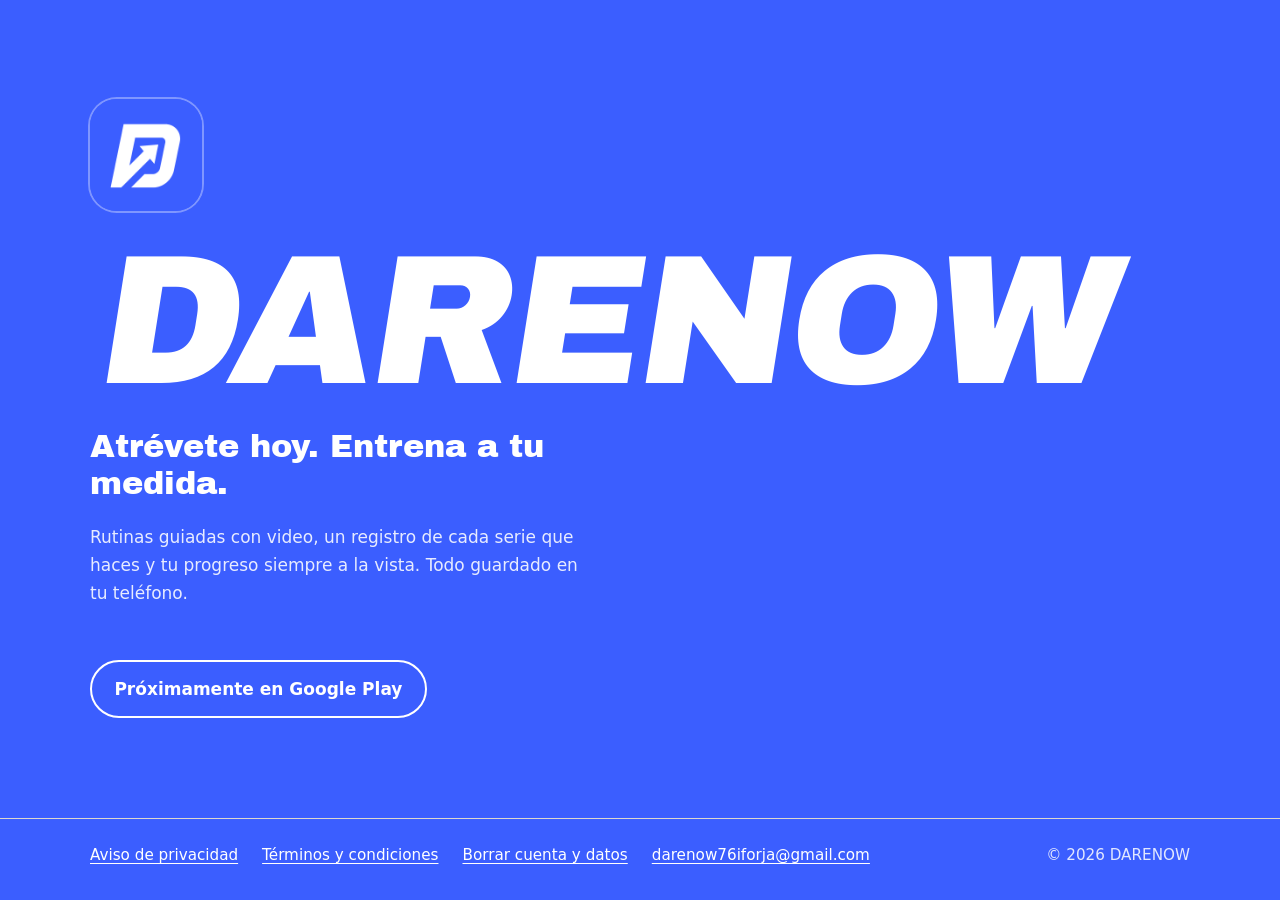
<file: index.html>
<!doctype html>
<html lang="es-MX">
<head>
  <meta charset="utf-8">
  <meta name="viewport" content="width=device-width, initial-scale=1">
  <title>DARENOW · Atrévete hoy. Entrena a tu medida.</title>
  <meta name="description" content="DARENOW es una app de entrenamiento con rutinas guiadas, videos de ejercicios y seguimiento de tu progreso. Próximamente en Google Play.">
  <meta name="theme-color" content="#3B5EFF">
  <link rel="icon" href="assets/logo.png">
  <link rel="stylesheet" href="assets/styles.css">
</head>
<body>
  <a class="salto" href="#contenido">Saltar al contenido</a>
  <div class="portada">
    <main id="contenido" class="portada__centro">
      <img class="portada__logo" src="assets/logo.png" alt="Logotipo de DARENOW" width="112" height="112">
      <h1 class="marca">DARENOW</h1>
      <p class="portada__frase">Atrévete hoy. Entrena a tu medida.</p>
      <p class="portada__texto">Rutinas guiadas con video, un registro de cada serie que haces y tu progreso siempre a la vista. Todo guardado en tu teléfono.</p>
      <p class="aviso-tienda">Próximamente en Google Play</p>
    </main>
    <footer class="pie portada__pie">
      <div class="pie__interior">
        <nav aria-label="Información legal">
          <a href="privacidad/">Aviso de privacidad</a>
          <a href="terminos/">Términos y condiciones</a>
          <a href="borrar-cuenta/">Borrar cuenta y datos</a>
          <a href="mailto:darenow76iforja@gmail.com">darenow76iforja@gmail.com</a>
        </nav>
        <span class="pie__copy">© 2026 DARENOW</span>
      </div>
    </footer>
  </div>
</body>
</html>
</file>
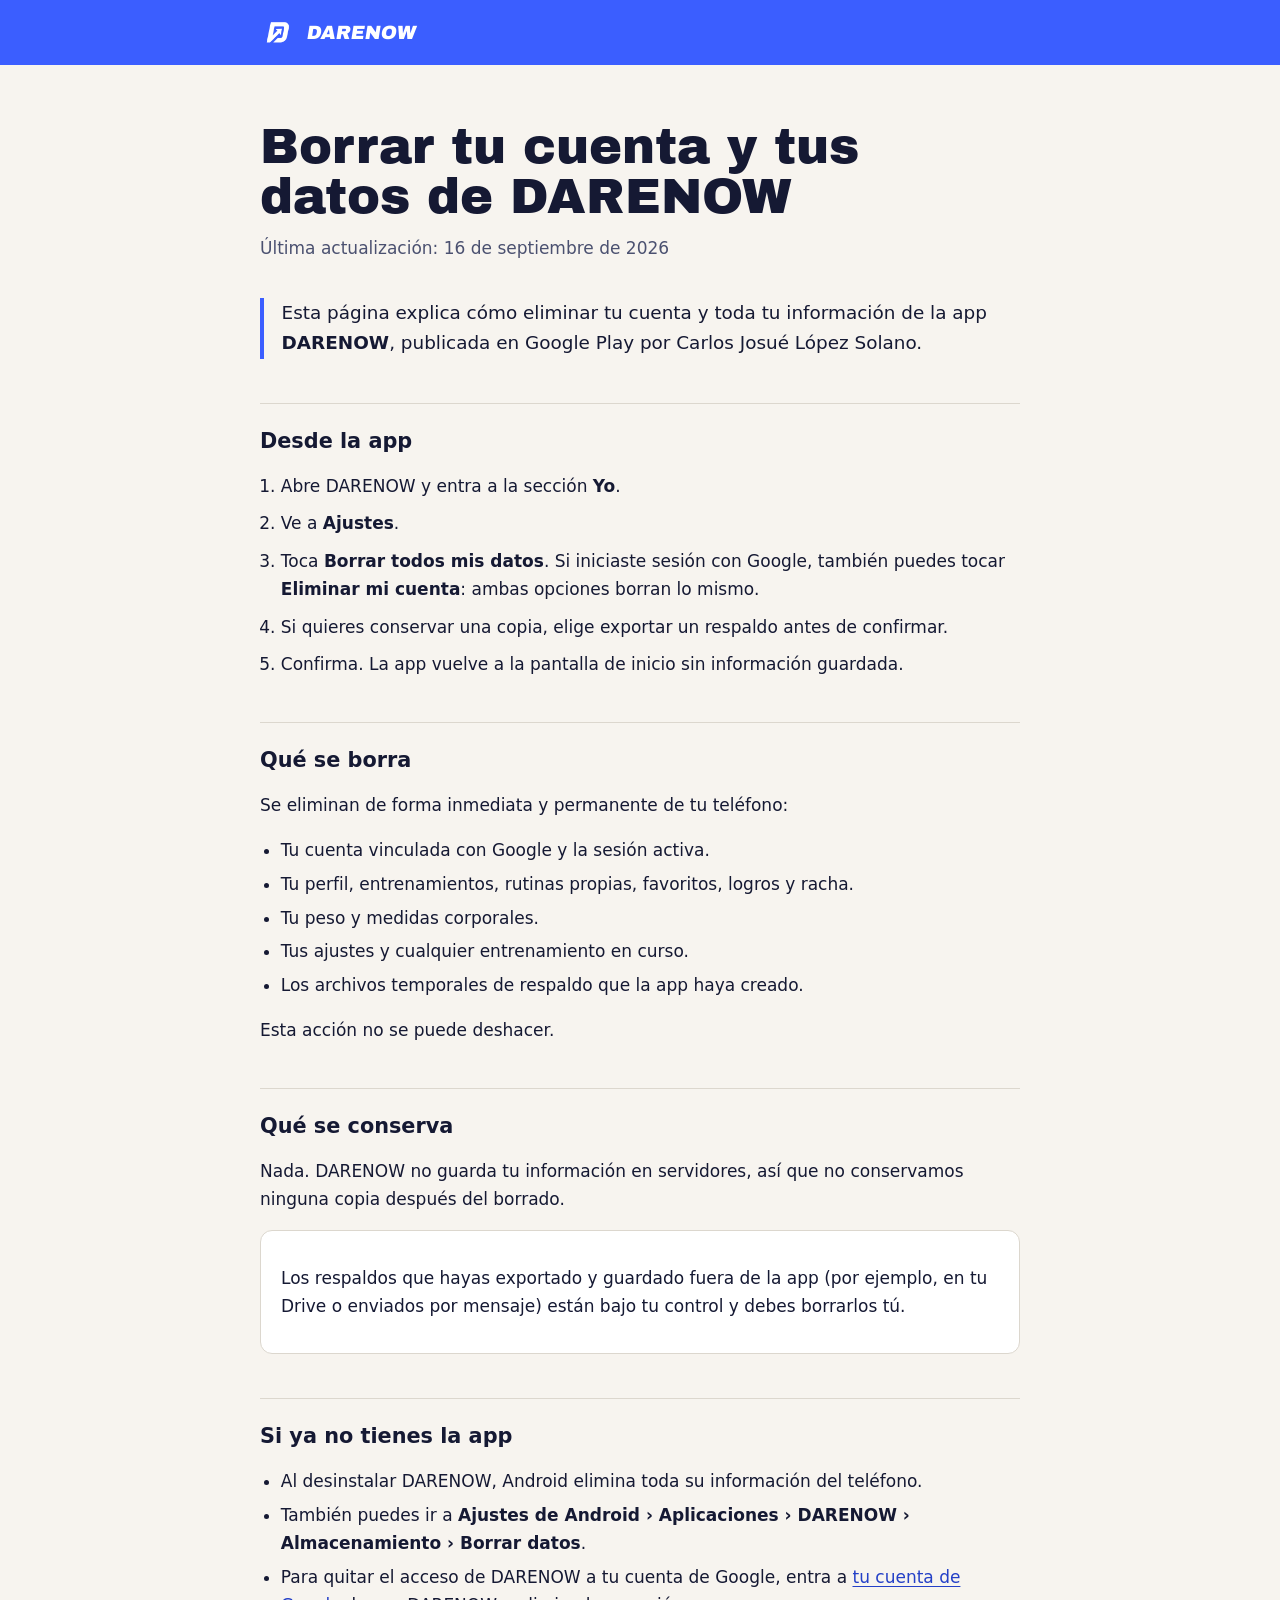
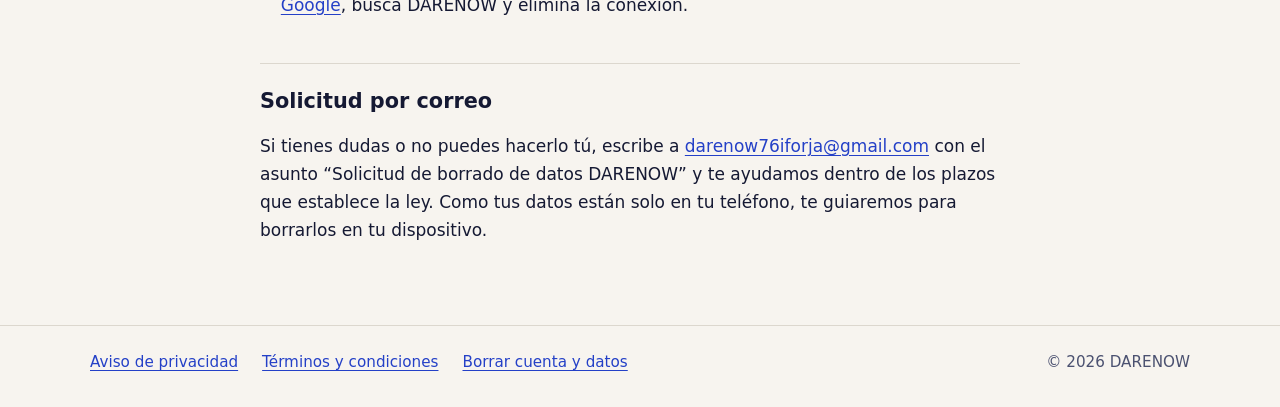
<file: borrar-cuenta/index.html>
<!doctype html>
<html lang="es-MX">
<head>
  <meta charset="utf-8">
  <meta name="viewport" content="width=device-width, initial-scale=1">
  <title>Borrar cuenta y datos · DARENOW</title>
  <meta name="description" content="Cómo borrar tu cuenta y todos tus datos de la app DARENOW.">
  <meta name="theme-color" content="#3B5EFF">
  <link rel="icon" href="../assets/logo.png">
  <link rel="stylesheet" href="../assets/styles.css">
</head>
<body>
  <a class="salto" href="#contenido">Saltar al contenido</a>
  <header class="barra">
    <div class="barra__interior">
      <a href="../"><img src="../assets/logo.png" alt="" width="36" height="36"><span>DARENOW</span></a>
    </div>
  </header>

  <main id="contenido" class="documento">
    <h1>Borrar tu cuenta y tus datos de DARENOW</h1>
    <p class="fecha">Última actualización: 16 de septiembre de 2026</p>

    <p class="entrada">Esta página explica cómo eliminar tu cuenta y toda tu información de la app <strong>DARENOW</strong>, publicada en Google Play por Carlos Josué López Solano.</p>

    <h2 id="app">Desde la app</h2>
    <ol class="pasos">
      <li>Abre DARENOW y entra a la sección <span class="ruta">Yo</span>.</li>
      <li>Ve a <span class="ruta">Ajustes</span>.</li>
      <li>Toca <span class="ruta">Borrar todos mis datos</span>. Si iniciaste sesión con Google, también puedes tocar <span class="ruta">Eliminar mi cuenta</span>: ambas opciones borran lo mismo.</li>
      <li>Si quieres conservar una copia, elige exportar un respaldo antes de confirmar.</li>
      <li>Confirma. La app vuelve a la pantalla de inicio sin información guardada.</li>
    </ol>

    <h2 id="que-se-borra">Qué se borra</h2>
    <p>Se eliminan de forma inmediata y permanente de tu teléfono:</p>
    <ul>
      <li>Tu cuenta vinculada con Google y la sesión activa.</li>
      <li>Tu perfil, entrenamientos, rutinas propias, favoritos, logros y racha.</li>
      <li>Tu peso y medidas corporales.</li>
      <li>Tus ajustes y cualquier entrenamiento en curso.</li>
      <li>Los archivos temporales de respaldo que la app haya creado.</li>
    </ul>
    <p>Esta acción no se puede deshacer.</p>

    <h2 id="que-se-conserva">Qué se conserva</h2>
    <p>Nada. DARENOW no guarda tu información en servidores, así que no conservamos ninguna copia después del borrado.</p>
    <div class="nota">
      <p>Los respaldos que hayas exportado y guardado fuera de la app (por ejemplo, en tu Drive o enviados por mensaje) están bajo tu control y debes borrarlos tú.</p>
    </div>

    <h2 id="sin-app">Si ya no tienes la app</h2>
    <ul>
      <li>Al desinstalar DARENOW, Android elimina toda su información del teléfono.</li>
      <li>También puedes ir a <span class="ruta">Ajustes de Android › Aplicaciones › DARENOW › Almacenamiento › Borrar datos</span>.</li>
      <li>Para quitar el acceso de DARENOW a tu cuenta de Google, entra a <a href="https://myaccount.google.com/connections">tu cuenta de Google</a>, busca DARENOW y elimina la conexión.</li>
    </ul>

    <h2 id="correo">Solicitud por correo</h2>
    <p>Si tienes dudas o no puedes hacerlo tú, escribe a <a href="mailto:darenow76iforja@gmail.com?subject=Solicitud%20de%20borrado%20de%20datos%20DARENOW">darenow76iforja@gmail.com</a> con el asunto “Solicitud de borrado de datos DARENOW” y te ayudamos dentro de los plazos que establece la ley. Como tus datos están solo en tu teléfono, te guiaremos para borrarlos en tu dispositivo.</p>
  </main>

  <footer class="pie">
    <div class="pie__interior">
      <nav aria-label="Información legal">
        <a href="../privacidad/">Aviso de privacidad</a>
        <a href="../terminos/">Términos y condiciones</a>
        <a href="../borrar-cuenta/" aria-current="page">Borrar cuenta y datos</a>
      </nav>
      <span class="pie__copy">© 2026 DARENOW</span>
    </div>
  </footer>
</body>
</html>
</file>
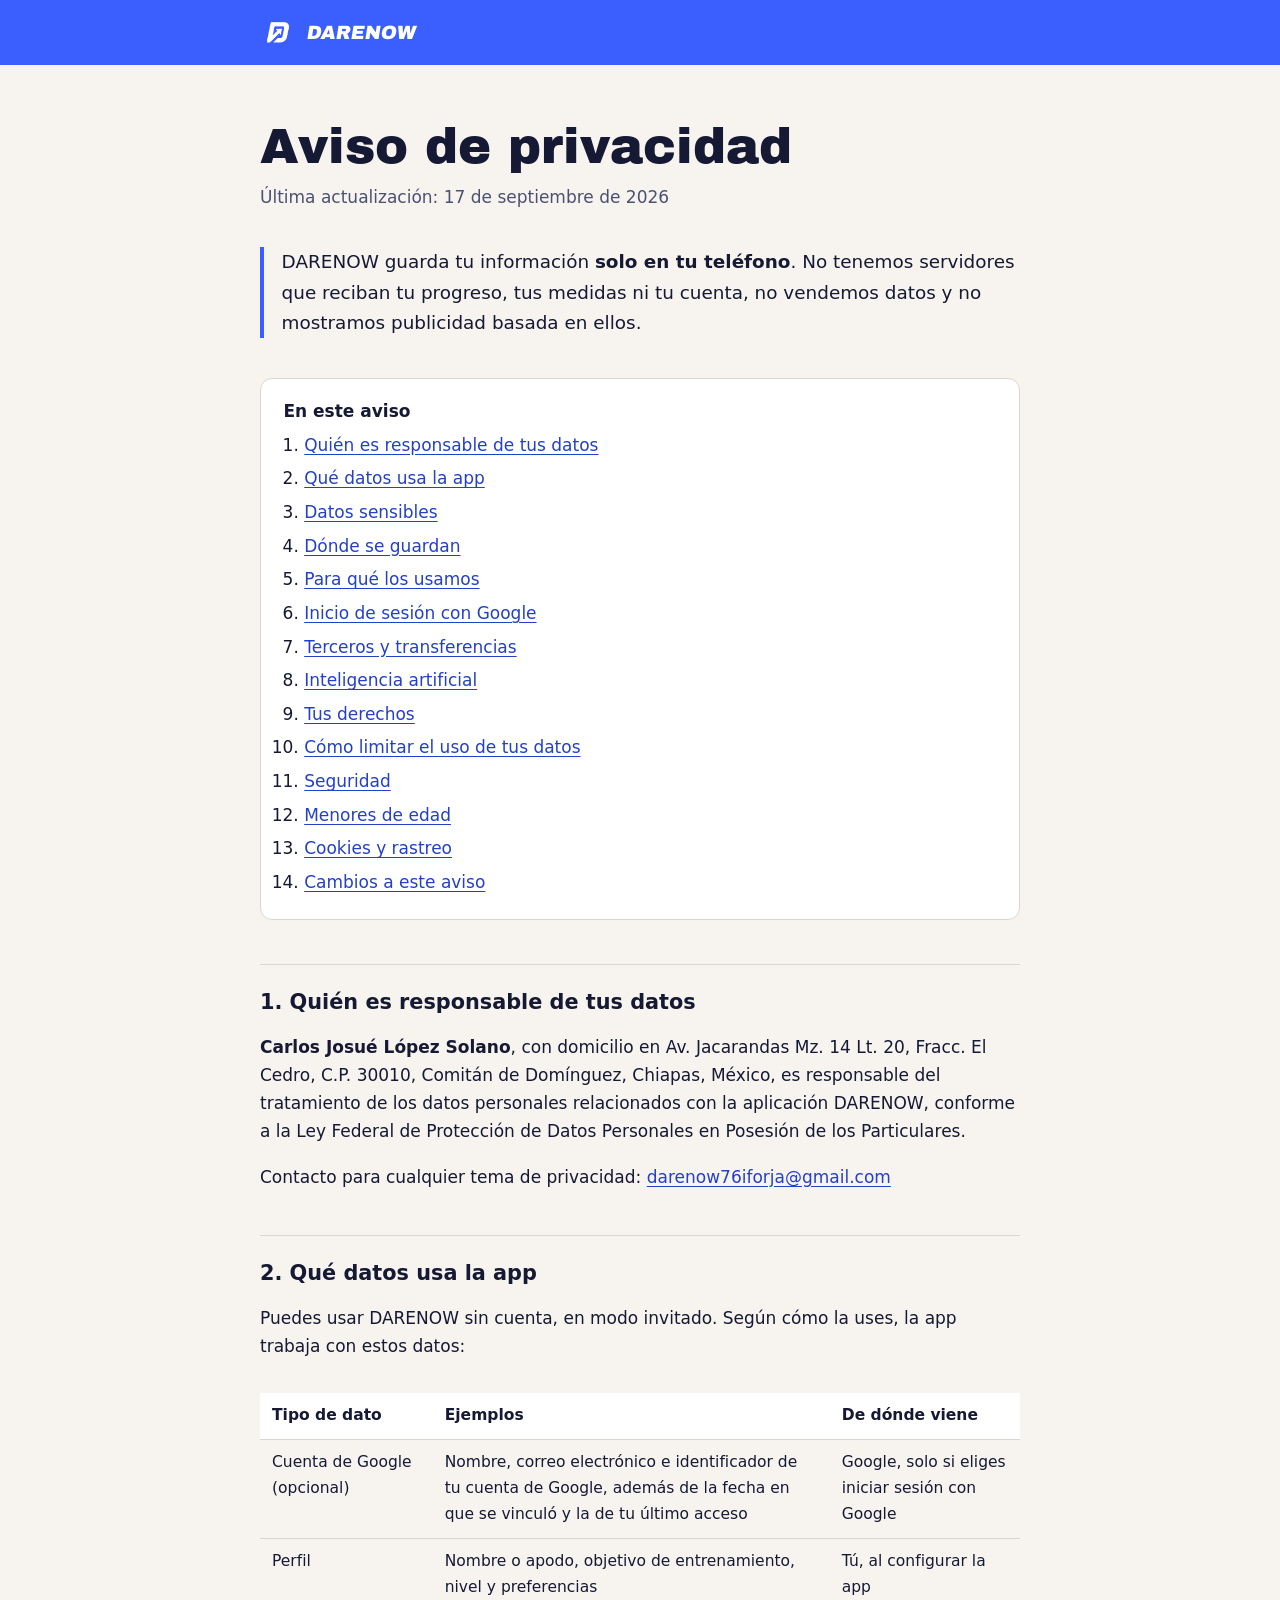
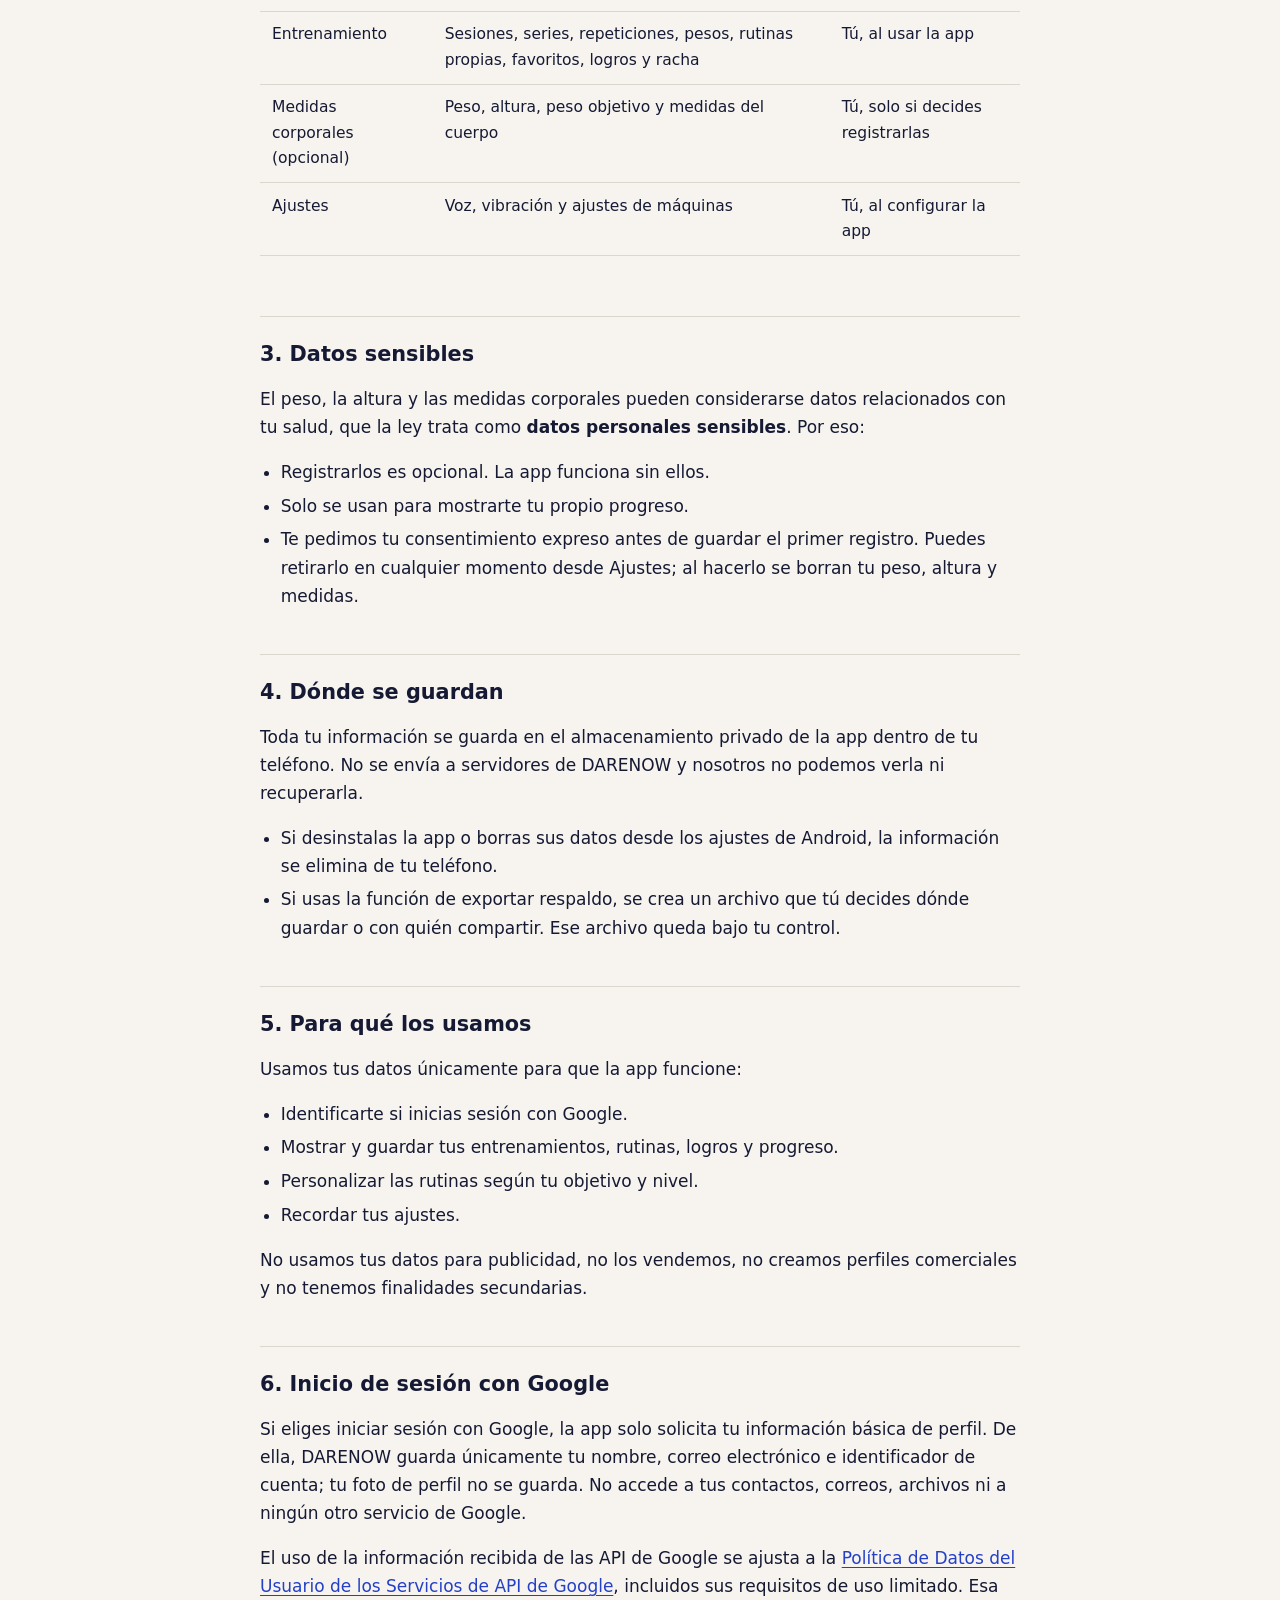
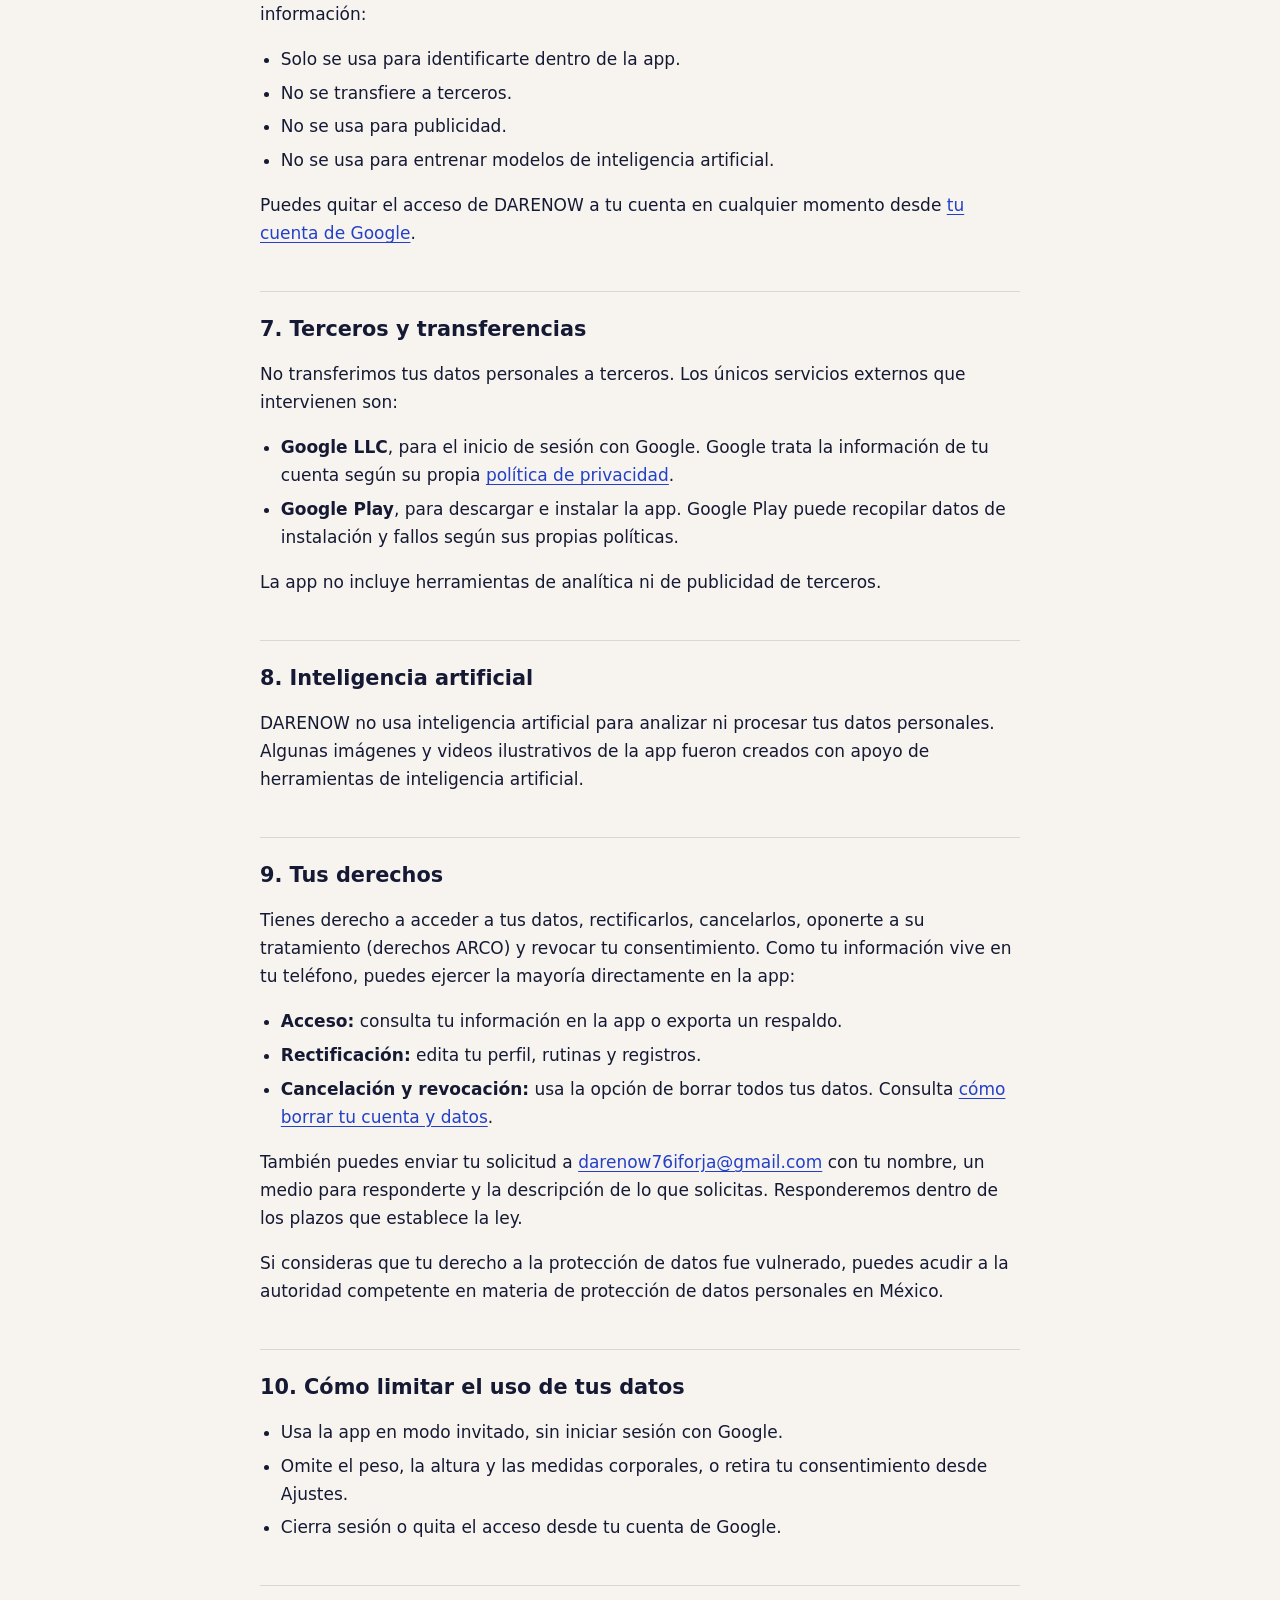
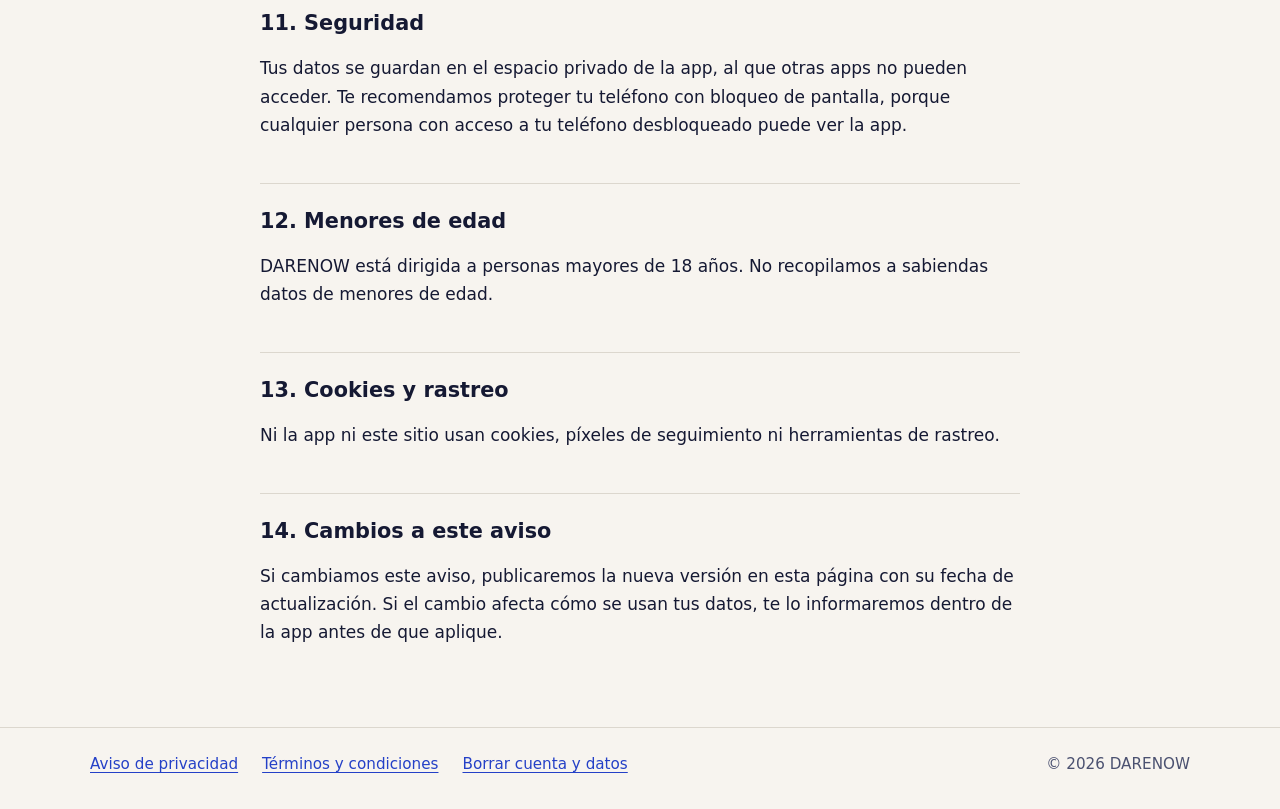
<file: privacidad/index.html>
<!doctype html>
<html lang="es-MX">
<head>
  <meta charset="utf-8">
  <meta name="viewport" content="width=device-width, initial-scale=1">
  <title>Aviso de privacidad · DARENOW</title>
  <meta name="description" content="Qué datos usa DARENOW, dónde se guardan, para qué sirven y cómo ejercer tus derechos.">
  <meta name="theme-color" content="#3B5EFF">
  <link rel="icon" href="../assets/logo.png">
  <link rel="stylesheet" href="../assets/styles.css">
</head>
<body>
  <a class="salto" href="#contenido">Saltar al contenido</a>
  <header class="barra">
    <div class="barra__interior">
      <a href="../"><img src="../assets/logo.png" alt="" width="36" height="36"><span>DARENOW</span></a>
    </div>
  </header>

  <main id="contenido" class="documento">
    <h1>Aviso de privacidad</h1>
    <p class="fecha">Última actualización: 17 de septiembre de 2026</p>

    <p class="entrada">DARENOW guarda tu información <strong>solo en tu teléfono</strong>. No tenemos servidores que reciban tu progreso, tus medidas ni tu cuenta, no vendemos datos y no mostramos publicidad basada en ellos.</p>

    <nav class="indice" aria-label="Contenido del aviso">
      <p>En este aviso</p>
      <ol>
        <li><a href="#responsable">Quién es responsable de tus datos</a></li>
        <li><a href="#datos">Qué datos usa la app</a></li>
        <li><a href="#sensibles">Datos sensibles</a></li>
        <li><a href="#almacenamiento">Dónde se guardan</a></li>
        <li><a href="#finalidades">Para qué los usamos</a></li>
        <li><a href="#google">Inicio de sesión con Google</a></li>
        <li><a href="#terceros">Terceros y transferencias</a></li>
        <li><a href="#ia">Inteligencia artificial</a></li>
        <li><a href="#derechos">Tus derechos</a></li>
        <li><a href="#limitar">Cómo limitar el uso de tus datos</a></li>
        <li><a href="#seguridad">Seguridad</a></li>
        <li><a href="#menores">Menores de edad</a></li>
        <li><a href="#cookies">Cookies y rastreo</a></li>
        <li><a href="#cambios">Cambios a este aviso</a></li>
      </ol>
    </nav>

    <h2 id="responsable">1. Quién es responsable de tus datos</h2>
    <p><strong>Carlos Josué López Solano</strong>, con domicilio en Av. Jacarandas Mz. 14 Lt. 20, Fracc. El Cedro, C.P. 30010, Comitán de Domínguez, Chiapas, México, es responsable del tratamiento de los datos personales relacionados con la aplicación DARENOW, conforme a la Ley Federal de Protección de Datos Personales en Posesión de los Particulares.</p>
    <p>Contacto para cualquier tema de privacidad: <a href="mailto:darenow76iforja@gmail.com">darenow76iforja@gmail.com</a></p>

    <h2 id="datos">2. Qué datos usa la app</h2>
    <p>Puedes usar DARENOW sin cuenta, en modo invitado. Según cómo la uses, la app trabaja con estos datos:</p>
    <div class="tabla-scroll">
      <table class="tabla">
        <thead>
          <tr><th scope="col">Tipo de dato</th><th scope="col">Ejemplos</th><th scope="col">De dónde viene</th></tr>
        </thead>
        <tbody>
          <tr><td>Cuenta de Google (opcional)</td><td>Nombre, correo electrónico e identificador de tu cuenta de Google, además de la fecha en que se vinculó y la de tu último acceso</td><td>Google, solo si eliges iniciar sesión con Google</td></tr>
          <tr><td>Perfil</td><td>Nombre o apodo, objetivo de entrenamiento, nivel y preferencias</td><td>Tú, al configurar la app</td></tr>
          <tr><td>Entrenamiento</td><td>Sesiones, series, repeticiones, pesos, rutinas propias, favoritos, logros y racha</td><td>Tú, al usar la app</td></tr>
          <tr><td>Medidas corporales (opcional)</td><td>Peso, altura, peso objetivo y medidas del cuerpo</td><td>Tú, solo si decides registrarlas</td></tr>
          <tr><td>Ajustes</td><td>Voz, vibración y ajustes de máquinas</td><td>Tú, al configurar la app</td></tr>
        </tbody>
      </table>
    </div>

    <h2 id="sensibles">3. Datos sensibles</h2>
    <p>El peso, la altura y las medidas corporales pueden considerarse datos relacionados con tu salud, que la ley trata como <strong>datos personales sensibles</strong>. Por eso:</p>
    <ul>
      <li>Registrarlos es opcional. La app funciona sin ellos.</li>
      <li>Solo se usan para mostrarte tu propio progreso.</li>
      <li>Te pedimos tu consentimiento expreso antes de guardar el primer registro. Puedes retirarlo en cualquier momento desde Ajustes; al hacerlo se borran tu peso, altura y medidas.</li>
    </ul>

    <h2 id="almacenamiento">4. Dónde se guardan</h2>
    <p>Toda tu información se guarda en el almacenamiento privado de la app dentro de tu teléfono. No se envía a servidores de DARENOW y nosotros no podemos verla ni recuperarla.</p>
    <ul>
      <li>Si desinstalas la app o borras sus datos desde los ajustes de Android, la información se elimina de tu teléfono.</li>
      <li>Si usas la función de exportar respaldo, se crea un archivo que tú decides dónde guardar o con quién compartir. Ese archivo queda bajo tu control.</li>
    </ul>

    <h2 id="finalidades">5. Para qué los usamos</h2>
    <p>Usamos tus datos únicamente para que la app funcione:</p>
    <ul>
      <li>Identificarte si inicias sesión con Google.</li>
      <li>Mostrar y guardar tus entrenamientos, rutinas, logros y progreso.</li>
      <li>Personalizar las rutinas según tu objetivo y nivel.</li>
      <li>Recordar tus ajustes.</li>
    </ul>
    <p>No usamos tus datos para publicidad, no los vendemos, no creamos perfiles comerciales y no tenemos finalidades secundarias.</p>

    <h2 id="google">6. Inicio de sesión con Google</h2>
    <p>Si eliges iniciar sesión con Google, la app solo solicita tu información básica de perfil. De ella, DARENOW guarda únicamente tu nombre, correo electrónico e identificador de cuenta; tu foto de perfil no se guarda. No accede a tus contactos, correos, archivos ni a ningún otro servicio de Google.</p>
    <p>El uso de la información recibida de las API de Google se ajusta a la <a href="https://developers.google.com/terms/api-services-user-data-policy">Política de Datos del Usuario de los Servicios de API de Google</a>, incluidos sus requisitos de uso limitado. Esa información:</p>
    <ul>
      <li>Solo se usa para identificarte dentro de la app.</li>
      <li>No se transfiere a terceros.</li>
      <li>No se usa para publicidad.</li>
      <li>No se usa para entrenar modelos de inteligencia artificial.</li>
    </ul>
    <p>Puedes quitar el acceso de DARENOW a tu cuenta en cualquier momento desde <a href="https://myaccount.google.com/connections">tu cuenta de Google</a>.</p>

    <h2 id="terceros">7. Terceros y transferencias</h2>
    <p>No transferimos tus datos personales a terceros. Los únicos servicios externos que intervienen son:</p>
    <ul>
      <li><strong>Google LLC</strong>, para el inicio de sesión con Google. Google trata la información de tu cuenta según su propia <a href="https://policies.google.com/privacy">política de privacidad</a>.</li>
      <li><strong>Google Play</strong>, para descargar e instalar la app. Google Play puede recopilar datos de instalación y fallos según sus propias políticas.</li>
    </ul>
    <p>La app no incluye herramientas de analítica ni de publicidad de terceros.</p>

    <h2 id="ia">8. Inteligencia artificial</h2>
    <p>DARENOW no usa inteligencia artificial para analizar ni procesar tus datos personales. Algunas imágenes y videos ilustrativos de la app fueron creados con apoyo de herramientas de inteligencia artificial.</p>

    <h2 id="derechos">9. Tus derechos</h2>
    <p>Tienes derecho a acceder a tus datos, rectificarlos, cancelarlos, oponerte a su tratamiento (derechos ARCO) y revocar tu consentimiento. Como tu información vive en tu teléfono, puedes ejercer la mayoría directamente en la app:</p>
    <ul>
      <li><strong>Acceso:</strong> consulta tu información en la app o exporta un respaldo.</li>
      <li><strong>Rectificación:</strong> edita tu perfil, rutinas y registros.</li>
      <li><strong>Cancelación y revocación:</strong> usa la opción de borrar todos tus datos. Consulta <a href="../borrar-cuenta/">cómo borrar tu cuenta y datos</a>.</li>
    </ul>
    <p>También puedes enviar tu solicitud a <a href="mailto:darenow76iforja@gmail.com">darenow76iforja@gmail.com</a> con tu nombre, un medio para responderte y la descripción de lo que solicitas. Responderemos dentro de los plazos que establece la ley.</p>
    <p>Si consideras que tu derecho a la protección de datos fue vulnerado, puedes acudir a la autoridad competente en materia de protección de datos personales en México.</p>

    <h2 id="limitar">10. Cómo limitar el uso de tus datos</h2>
    <ul>
      <li>Usa la app en modo invitado, sin iniciar sesión con Google.</li>
      <li>Omite el peso, la altura y las medidas corporales, o retira tu consentimiento desde Ajustes.</li>
      <li>Cierra sesión o quita el acceso desde tu cuenta de Google.</li>
    </ul>

    <h2 id="seguridad">11. Seguridad</h2>
    <p>Tus datos se guardan en el espacio privado de la app, al que otras apps no pueden acceder. Te recomendamos proteger tu teléfono con bloqueo de pantalla, porque cualquier persona con acceso a tu teléfono desbloqueado puede ver la app.</p>

    <h2 id="menores">12. Menores de edad</h2>
    <p>DARENOW está dirigida a personas mayores de 18 años. No recopilamos a sabiendas datos de menores de edad.</p>

    <h2 id="cookies">13. Cookies y rastreo</h2>
    <p>Ni la app ni este sitio usan cookies, píxeles de seguimiento ni herramientas de rastreo.</p>

    <h2 id="cambios">14. Cambios a este aviso</h2>
    <p>Si cambiamos este aviso, publicaremos la nueva versión en esta página con su fecha de actualización. Si el cambio afecta cómo se usan tus datos, te lo informaremos dentro de la app antes de que aplique.</p>
  </main>

  <footer class="pie">
    <div class="pie__interior">
      <nav aria-label="Información legal">
        <a href="../privacidad/" aria-current="page">Aviso de privacidad</a>
        <a href="../terminos/">Términos y condiciones</a>
        <a href="../borrar-cuenta/">Borrar cuenta y datos</a>
      </nav>
      <span class="pie__copy">© 2026 DARENOW</span>
    </div>
  </footer>
</body>
</html>
</file>
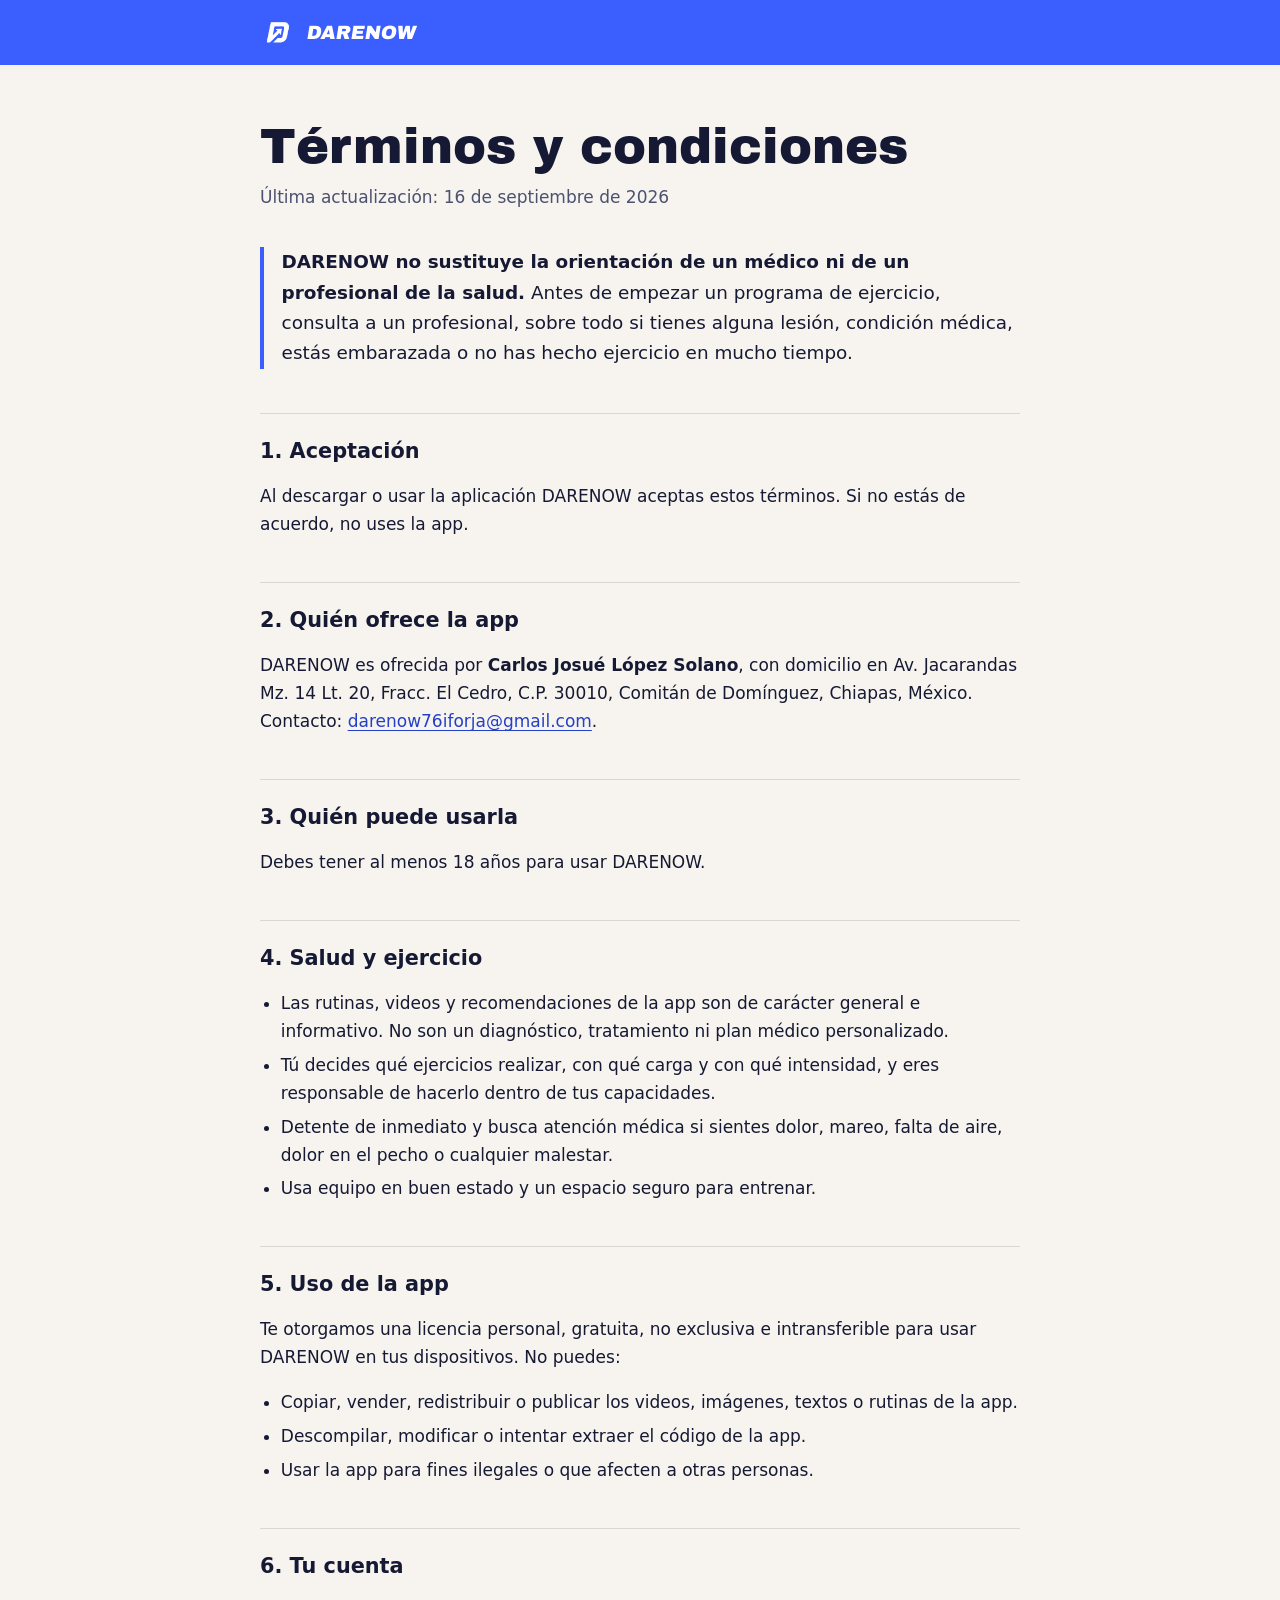
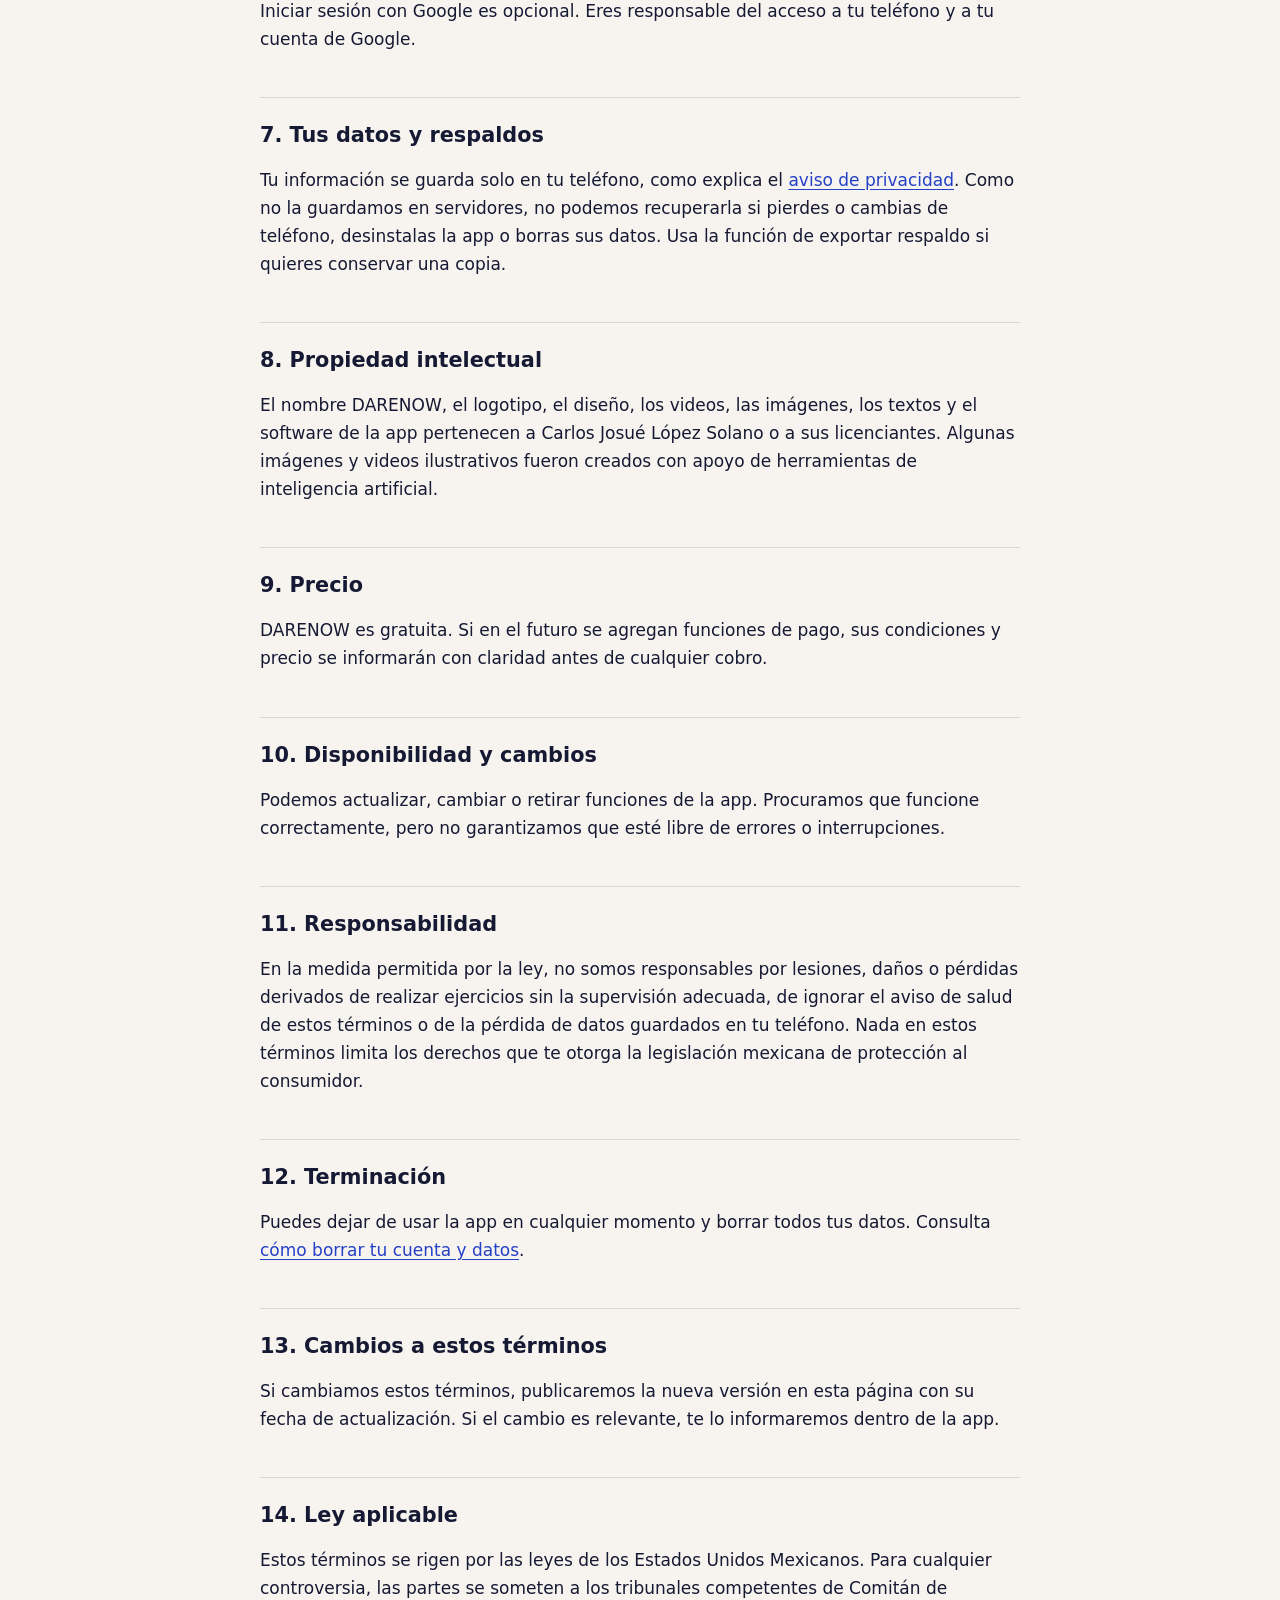
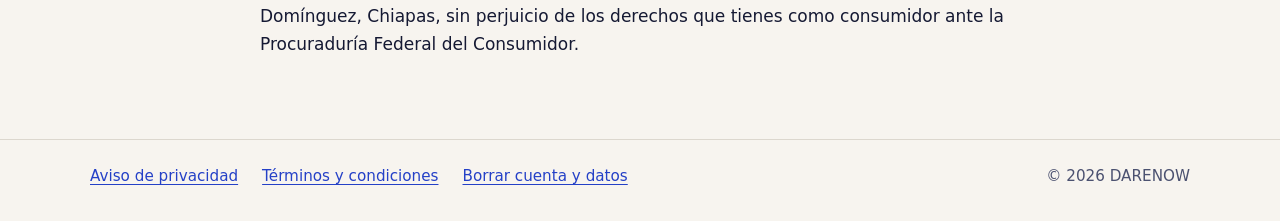
<file: terminos/index.html>
<!doctype html>
<html lang="es-MX">
<head>
  <meta charset="utf-8">
  <meta name="viewport" content="width=device-width, initial-scale=1">
  <title>Términos y condiciones · DARENOW</title>
  <meta name="description" content="Condiciones de uso de la app DARENOW, incluido el aviso sobre salud y ejercicio.">
  <meta name="theme-color" content="#3B5EFF">
  <link rel="icon" href="../assets/logo.png">
  <link rel="stylesheet" href="../assets/styles.css">
</head>
<body>
  <a class="salto" href="#contenido">Saltar al contenido</a>
  <header class="barra">
    <div class="barra__interior">
      <a href="../"><img src="../assets/logo.png" alt="" width="36" height="36"><span>DARENOW</span></a>
    </div>
  </header>

  <main id="contenido" class="documento">
    <h1>Términos y condiciones</h1>
    <p class="fecha">Última actualización: 16 de septiembre de 2026</p>

    <p class="entrada"><strong>DARENOW no sustituye la orientación de un médico ni de un profesional de la salud.</strong> Antes de empezar un programa de ejercicio, consulta a un profesional, sobre todo si tienes alguna lesión, condición médica, estás embarazada o no has hecho ejercicio en mucho tiempo.</p>

    <h2 id="aceptacion">1. Aceptación</h2>
    <p>Al descargar o usar la aplicación DARENOW aceptas estos términos. Si no estás de acuerdo, no uses la app.</p>

    <h2 id="quien">2. Quién ofrece la app</h2>
    <p>DARENOW es ofrecida por <strong>Carlos Josué López Solano</strong>, con domicilio en Av. Jacarandas Mz. 14 Lt. 20, Fracc. El Cedro, C.P. 30010, Comitán de Domínguez, Chiapas, México. Contacto: <a href="mailto:darenow76iforja@gmail.com">darenow76iforja@gmail.com</a>.</p>

    <h2 id="requisitos">3. Quién puede usarla</h2>
    <p>Debes tener al menos 18 años para usar DARENOW.</p>

    <h2 id="salud">4. Salud y ejercicio</h2>
    <ul>
      <li>Las rutinas, videos y recomendaciones de la app son de carácter general e informativo. No son un diagnóstico, tratamiento ni plan médico personalizado.</li>
      <li>Tú decides qué ejercicios realizar, con qué carga y con qué intensidad, y eres responsable de hacerlo dentro de tus capacidades.</li>
      <li>Detente de inmediato y busca atención médica si sientes dolor, mareo, falta de aire, dolor en el pecho o cualquier malestar.</li>
      <li>Usa equipo en buen estado y un espacio seguro para entrenar.</li>
    </ul>

    <h2 id="uso">5. Uso de la app</h2>
    <p>Te otorgamos una licencia personal, gratuita, no exclusiva e intransferible para usar DARENOW en tus dispositivos. No puedes:</p>
    <ul>
      <li>Copiar, vender, redistribuir o publicar los videos, imágenes, textos o rutinas de la app.</li>
      <li>Descompilar, modificar o intentar extraer el código de la app.</li>
      <li>Usar la app para fines ilegales o que afecten a otras personas.</li>
    </ul>

    <h2 id="cuenta">6. Tu cuenta</h2>
    <p>Iniciar sesión con Google es opcional. Eres responsable del acceso a tu teléfono y a tu cuenta de Google.</p>

    <h2 id="datos">7. Tus datos y respaldos</h2>
    <p>Tu información se guarda solo en tu teléfono, como explica el <a href="../privacidad/">aviso de privacidad</a>. Como no la guardamos en servidores, no podemos recuperarla si pierdes o cambias de teléfono, desinstalas la app o borras sus datos. Usa la función de exportar respaldo si quieres conservar una copia.</p>

    <h2 id="propiedad">8. Propiedad intelectual</h2>
    <p>El nombre DARENOW, el logotipo, el diseño, los videos, las imágenes, los textos y el software de la app pertenecen a Carlos Josué López Solano o a sus licenciantes. Algunas imágenes y videos ilustrativos fueron creados con apoyo de herramientas de inteligencia artificial.</p>

    <h2 id="precio">9. Precio</h2>
    <p>DARENOW es gratuita. Si en el futuro se agregan funciones de pago, sus condiciones y precio se informarán con claridad antes de cualquier cobro.</p>

    <h2 id="cambios-app">10. Disponibilidad y cambios</h2>
    <p>Podemos actualizar, cambiar o retirar funciones de la app. Procuramos que funcione correctamente, pero no garantizamos que esté libre de errores o interrupciones.</p>

    <h2 id="responsabilidad">11. Responsabilidad</h2>
    <p>En la medida permitida por la ley, no somos responsables por lesiones, daños o pérdidas derivados de realizar ejercicios sin la supervisión adecuada, de ignorar el aviso de salud de estos términos o de la pérdida de datos guardados en tu teléfono. Nada en estos términos limita los derechos que te otorga la legislación mexicana de protección al consumidor.</p>

    <h2 id="terminacion">12. Terminación</h2>
    <p>Puedes dejar de usar la app en cualquier momento y borrar todos tus datos. Consulta <a href="../borrar-cuenta/">cómo borrar tu cuenta y datos</a>.</p>

    <h2 id="cambios">13. Cambios a estos términos</h2>
    <p>Si cambiamos estos términos, publicaremos la nueva versión en esta página con su fecha de actualización. Si el cambio es relevante, te lo informaremos dentro de la app.</p>

    <h2 id="ley">14. Ley aplicable</h2>
    <p>Estos términos se rigen por las leyes de los Estados Unidos Mexicanos. Para cualquier controversia, las partes se someten a los tribunales competentes de Comitán de Domínguez, Chiapas, sin perjuicio de los derechos que tienes como consumidor ante la Procuraduría Federal del Consumidor.</p>
  </main>

  <footer class="pie">
    <div class="pie__interior">
      <nav aria-label="Información legal">
        <a href="../privacidad/">Aviso de privacidad</a>
        <a href="../terminos/" aria-current="page">Términos y condiciones</a>
        <a href="../borrar-cuenta/">Borrar cuenta y datos</a>
      </nav>
      <span class="pie__copy">© 2026 DARENOW</span>
    </div>
  </footer>
</body>
</html>
</file>
<file: assets/styles.css>
/* DARENOW · sitio legal. Sin recursos externos: fuente y logo servidos localmente. */
@font-face {
  font-family: "Archivo Black";
  src: url("fonts/archivo-black-latin-400-normal.woff2") format("woff2");
  font-display: swap;
}

:root {
  --azul: #3B5EFF;
  --azul-hondo: #2440C7;
  --tinta: #151933;
  --tinta-suave: #4B5170;
  --fondo: #F7F4EF;
  --linea: #DCD7CE;
  --blanco: #FFFFFF;
  --display: "Archivo Black", "Arial Black", Impact, sans-serif;
  --texto: system-ui, -apple-system, "Segoe UI", Roboto, "Helvetica Neue", Arial, sans-serif;
}

*, *::before, *::after { box-sizing: border-box; }
html { -webkit-text-size-adjust: 100%; }
body {
  margin: 0;
  font-family: var(--texto);
  font-size: 1.0625rem;
  line-height: 1.65;
  color: var(--tinta);
  background: var(--fondo);
}
img { max-width: 100%; height: auto; display: block; }
a { color: var(--azul-hondo); text-underline-offset: 0.18em; }
a:hover { color: var(--azul); }
:focus-visible { outline: 3px solid var(--azul); outline-offset: 3px; border-radius: 4px; }
.salto {
  position: absolute; left: -999px; top: 0.5rem;
  background: var(--blanco); padding: 0.5rem 1rem; z-index: 10;
}
.salto:focus { left: 0.5rem; }

/* ---------- Portada ---------- */
.portada {
  min-height: 100svh;
  display: grid;
  grid-template-rows: 1fr auto;
  background: var(--azul);
  color: var(--blanco);
  overflow: hidden;
}
.portada__centro {
  width: min(1100px, 100% - 3rem);
  margin: 0 auto;
  align-self: center;
  padding: 4rem 0 3rem;
}
.portada__logo {
  width: clamp(72px, 12vw, 112px);
  border-radius: 24%;
  box-shadow: 0 0 0 2px rgba(255,255,255,0.35);
  margin-bottom: 2rem;
}
.marca {
  font-family: var(--display);
  font-weight: 400;
  font-size: clamp(3.4rem, 15vw, 11.5rem);
  line-height: 0.86;
  letter-spacing: -0.02em;
  margin: 0;
  transform: skewX(-9deg);
  transform-origin: left bottom;
}
.portada__frase {
  font-family: var(--display);
  font-size: clamp(1.25rem, 3.2vw, 2rem);
  line-height: 1.15;
  margin: 1.75rem 0 0;
  max-width: 22ch;
}
.portada__texto {
  max-width: 46ch;
  margin: 1.25rem 0 2.25rem;
  color: rgba(255,255,255,0.88);
}
.aviso-tienda {
  display: inline-block;
  padding: 0.8rem 1.4rem;
  border: 2px solid var(--blanco);
  border-radius: 999px;
  font-weight: 600;
}
.portada__pie {
  border-top: 1px solid rgba(255,255,255,0.25);
}
.portada__pie .pie__interior { color: rgba(255,255,255,0.85); }
.portada__pie a { color: var(--blanco); }

/* ---------- Páginas legales ---------- */
.barra {
  background: var(--azul);
  color: var(--blanco);
}
.barra__interior {
  width: min(760px, 100% - 3rem);
  margin: 0 auto;
  padding: 0.9rem 0;
  display: flex;
  align-items: center;
  gap: 0.75rem;
}
.barra a { color: var(--blanco); text-decoration: none; display: flex; align-items: center; gap: 0.7rem; }
.barra img { width: 36px; border-radius: 22%; }
.barra span { font-family: var(--display); font-size: 1.2rem; transform: skewX(-9deg); }

.documento {
  width: min(760px, 100% - 3rem);
  margin: 0 auto;
  padding: 3.5rem 0 4rem;
}
.documento h1 {
  font-family: var(--display);
  font-weight: 400;
  font-size: clamp(2.1rem, 6vw, 3.1rem);
  line-height: 1.02;
  margin: 0 0 0.75rem;
}
.fecha { color: var(--tinta-suave); margin: 0 0 2.25rem; }
.entrada {
  font-size: 1.15rem;
  border-left: 4px solid var(--azul);
  padding-left: 1.1rem;
  margin: 0 0 2.5rem;
}
.documento h2 {
  font-size: 1.3rem;
  line-height: 1.3;
  margin: 2.75rem 0 0.6rem;
  padding-top: 1.5rem;
  border-top: 1px solid var(--linea);
}
.documento h3 { font-size: 1.05rem; margin: 1.5rem 0 0.4rem; }
.documento ul, .documento ol { padding-left: 1.3rem; }
.documento li { margin: 0.35rem 0; }
.indice {
  background: var(--blanco);
  border: 1px solid var(--linea);
  border-radius: 12px;
  padding: 1.1rem 1.4rem;
  margin: 0 0 1rem;
}
.indice p { margin: 0 0 0.3rem; font-weight: 600; }
.indice ol { margin: 0; }
.tabla {
  width: 100%;
  border-collapse: collapse;
  margin: 1rem 0;
  font-size: 0.97rem;
}
.tabla-scroll { overflow-x: auto; }
.tabla th, .tabla td {
  text-align: left;
  vertical-align: top;
  padding: 0.65rem 0.75rem;
  border-bottom: 1px solid var(--linea);
}
.tabla th { background: var(--blanco); }
.nota {
  background: var(--blanco);
  border-radius: 12px;
  padding: 1rem 1.25rem;
  border: 1px solid var(--linea);
}
.pasos li { margin: 0.6rem 0; }
.ruta { font-weight: 600; }

/* ---------- Pie ---------- */
.pie { border-top: 1px solid var(--linea); }
.pie__interior {
  width: min(1100px, 100% - 3rem);
  margin: 0 auto;
  padding: 1.5rem 0 2rem;
  display: flex;
  flex-wrap: wrap;
  gap: 0.6rem 1.75rem;
  font-size: 0.95rem;
  color: var(--tinta-suave);
}
.pie nav { display: flex; flex-wrap: wrap; gap: 0.6rem 1.5rem; }
.pie__copy { margin-left: auto; }

@media (max-width: 640px) {
  .pie__copy { margin-left: 0; width: 100%; }
}
@media (prefers-reduced-motion: no-preference) {
  .marca { animation: entrar 700ms cubic-bezier(.2,.8,.2,1) both; }
  @keyframes entrar {
    from { opacity: 0; transform: skewX(-9deg) translateX(-0.4em); }
    to   { opacity: 1; transform: skewX(-9deg) translateX(0); }
  }
}
</file>
